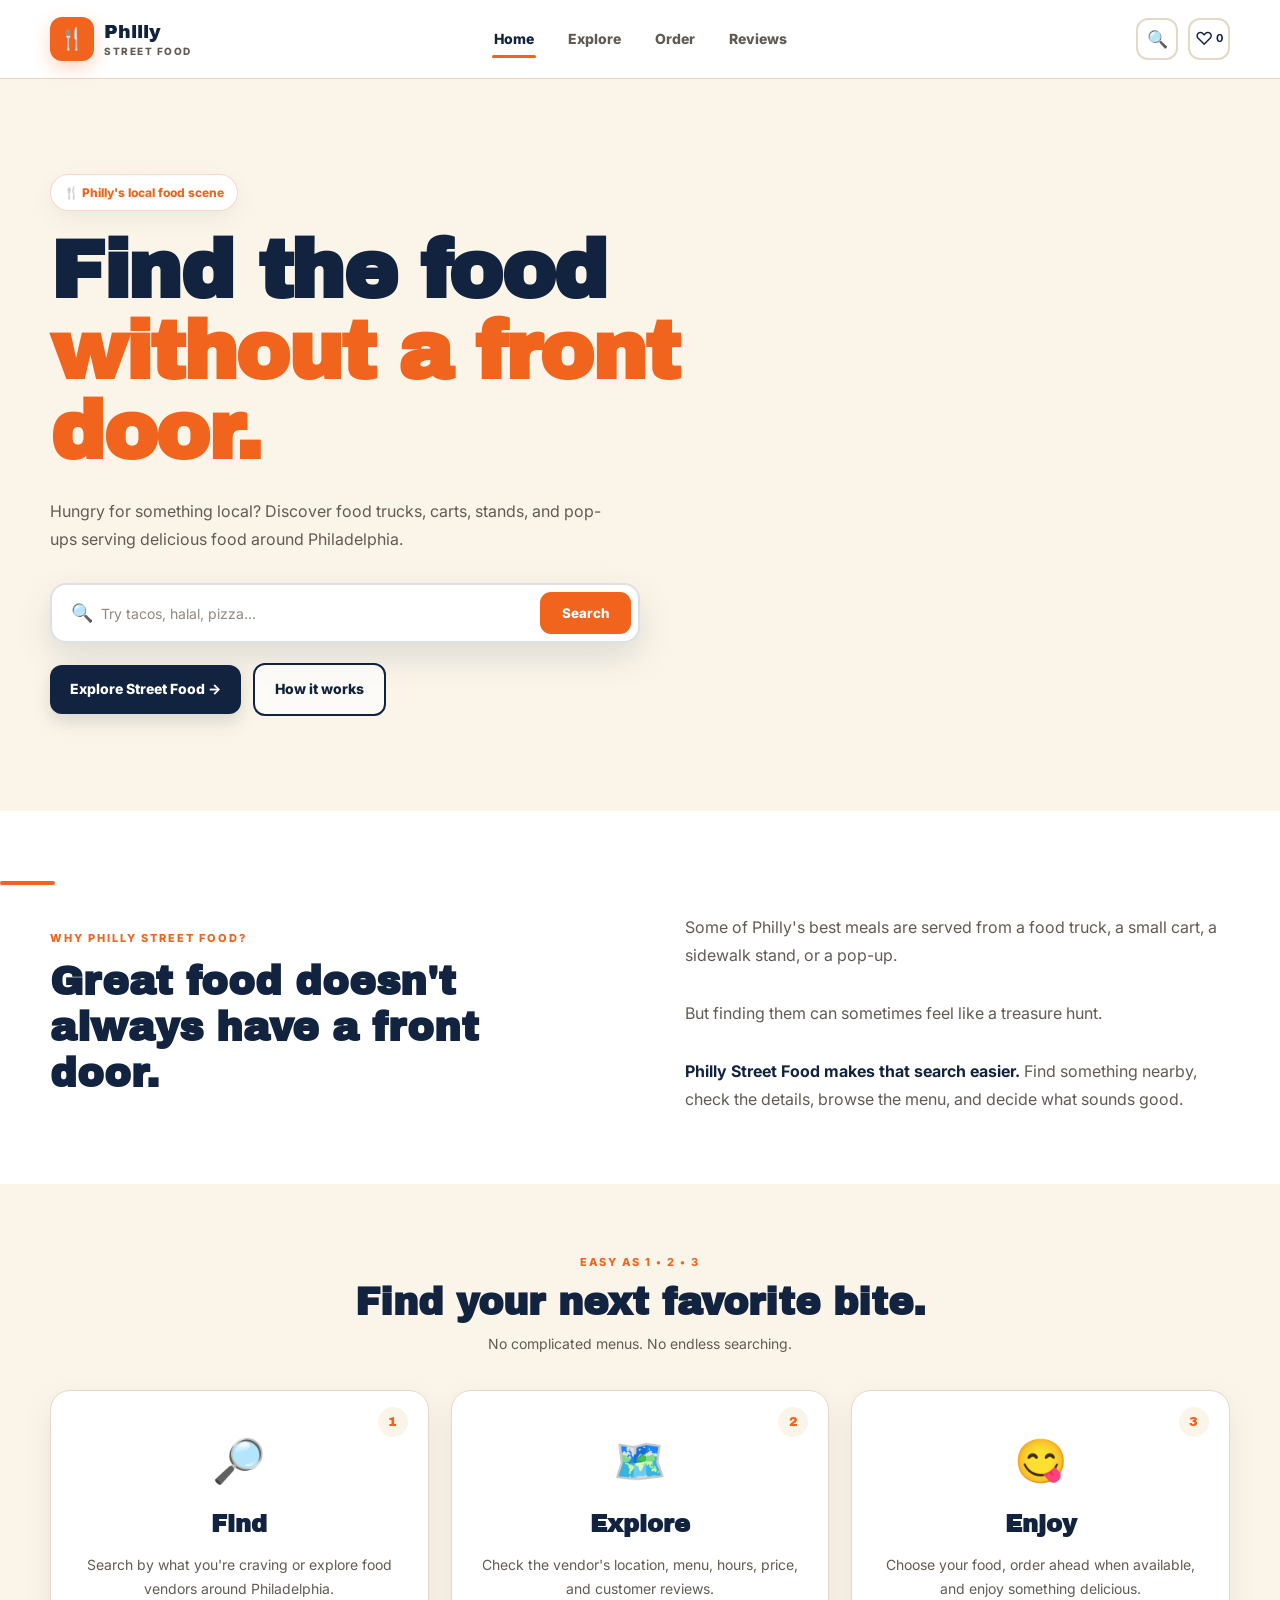
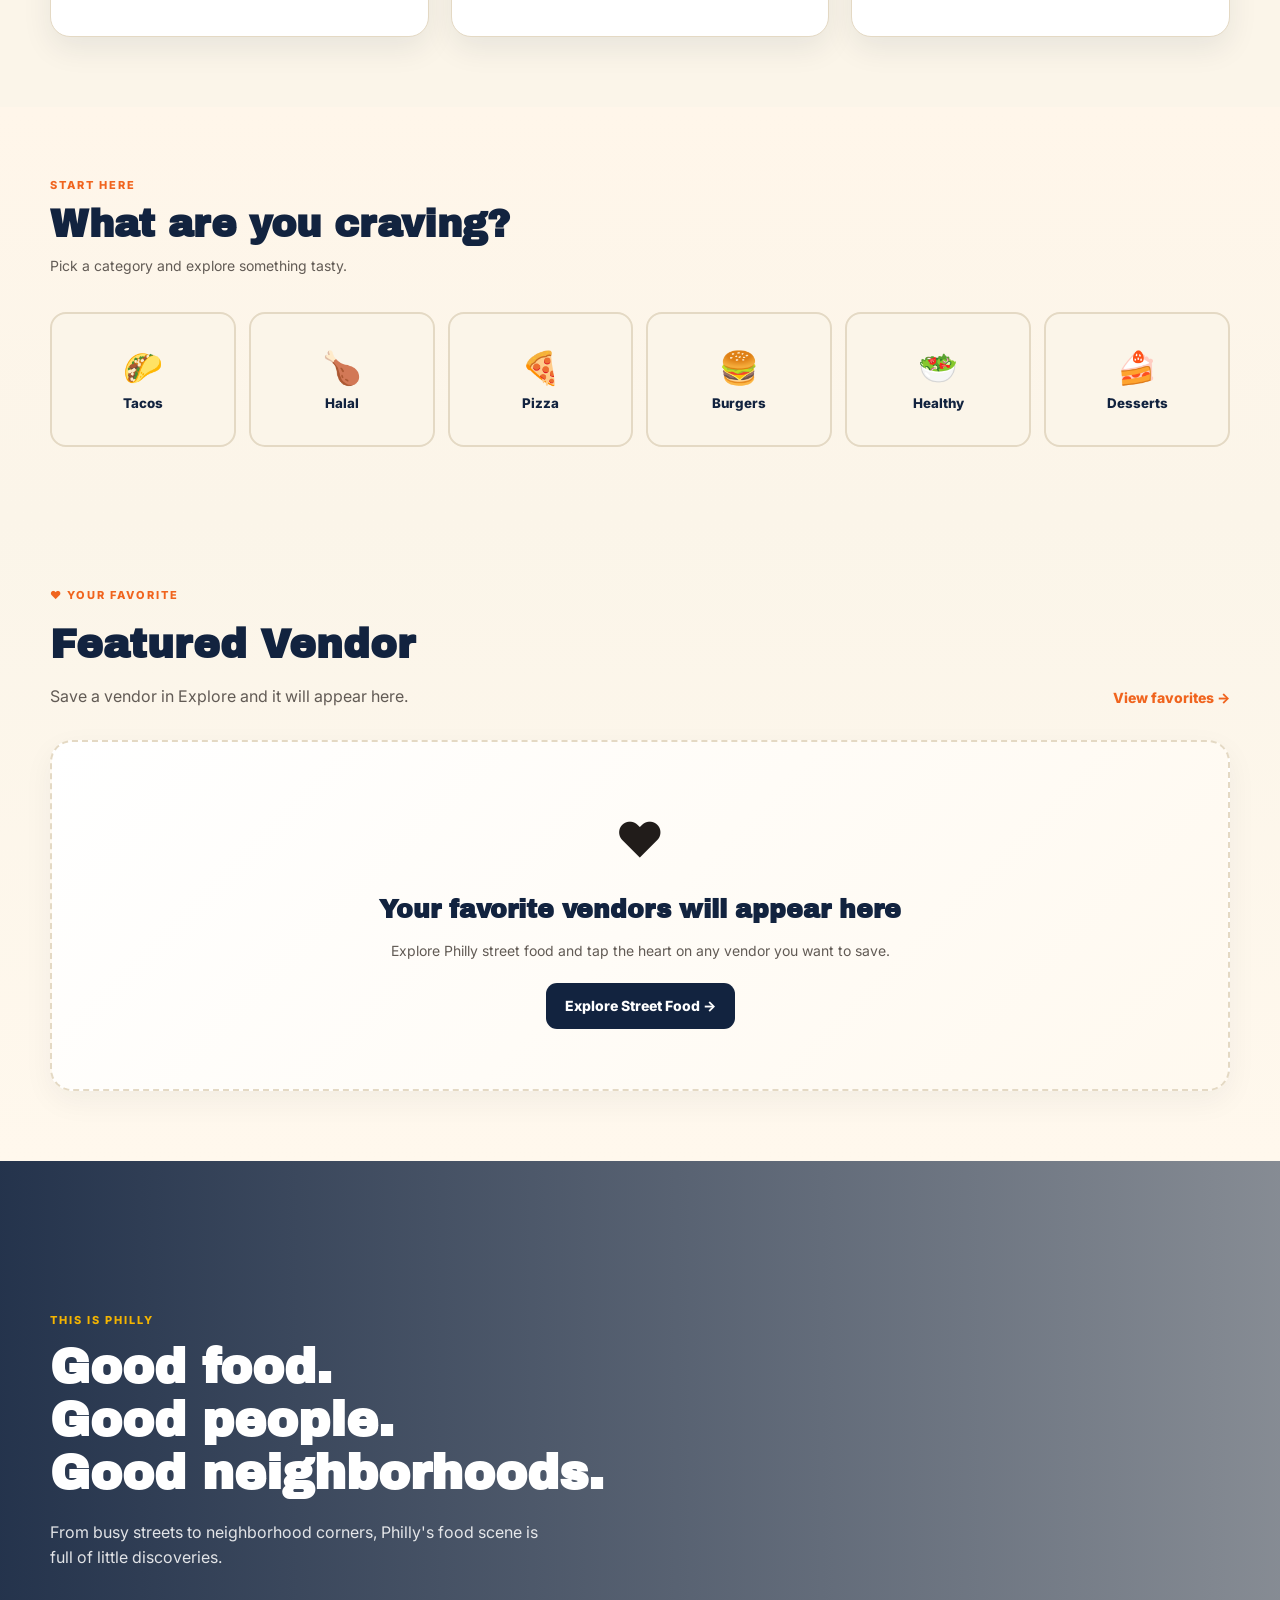
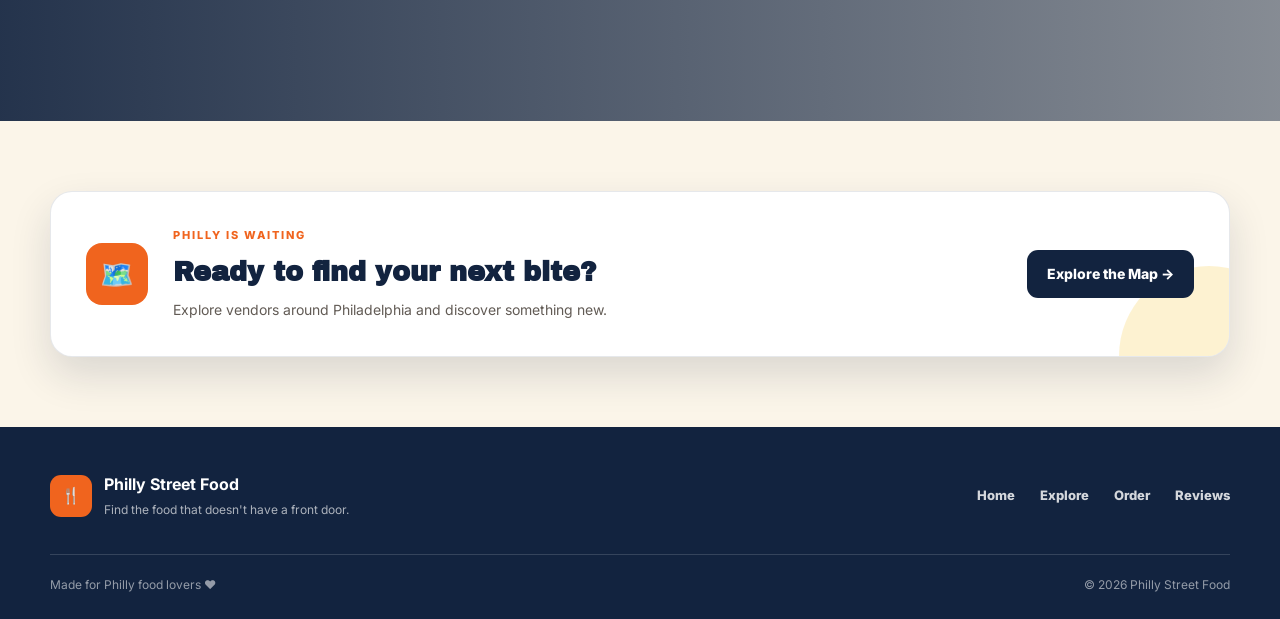
<file: index.html>
<!DOCTYPE html>
<html lang="en">

<head>

    <meta charset="UTF-8">

    <meta
        name="viewport"
        content="width=device-width, initial-scale=1.0"
    >

    <title>Philly Street Food</title>

    <link rel="preconnect" href="https://fonts.googleapis.com">

    <link
        href="https://fonts.googleapis.com/css2?family=Archivo+Black&family=Inter:wght@400;500;600;700;800&display=swap"
        rel="stylesheet"
    >

    <link
        rel="stylesheet"
        href="style.css"
    >

</head>


<body>


    <!-- ========================================
         NAVIGATION
    ========================================= -->

    <nav class="navbar">

        <div class="nav-container">


            <!-- BRAND -->

            <a
                href="index.html"
                class="brand"
            >

                <div class="brand-mark">
                    🍴
                </div>

                <div class="brand-text">

                    <span>
                        Philly
                    </span>

                    <small>
                        Street Food
                    </small>

                </div>

            </a>


            <!-- DESKTOP NAVIGATION -->

            <div class="nav-links">

                <a
                    href="index.html"
                    class="active"
                >
                    Home
                </a>

                <a href="explore.html">
                    Explore
                </a>

                <a href="order.html">
                    Order
                </a>

                <a href="reviews.html">
                    Reviews
                </a>

            </div>


            <!-- NAVIGATION ACTIONS -->

            <div class="nav-actions">

                <button
                    class="nav-icon-button"
                    id="topSearchButton"
                    type="button"
                    aria-label="Search"
                    title="Search"
                >
                    🔍
                </button>


                <a
                    href="explore.html?favorites=true"
                    class="nav-favorite-button"
                    id="topLikeButton"
                    aria-label="View favorites"
                    title="View favorites"
                >

                    <span>
                        ♡
                    </span>

                    <strong id="favoriteCount">
                        0
                    </strong>

                </a>

            </div>


            <!-- MOBILE MENU BUTTON -->

            <button
                class="mobile-menu-button"
                id="mobileMenuButton"
                type="button"
                aria-label="Open menu"
                aria-expanded="false"
            >
                ☰
            </button>

        </div>


        <!-- MOBILE MENU -->

        <div
            class="mobile-menu"
            id="mobileMenu"
        >

            <a href="index.html">
                🏠 Home
            </a>

            <a href="explore.html">
                🗺️ Explore
            </a>

            <a href="order.html">
                🛒 Order
            </a>

            <a href="reviews.html">
                ⭐ Reviews
            </a>

            <a href="explore.html?favorites=true">
                ❤️ Favorites
            </a>

        </div>

    </nav>



    <!-- ========================================
         HERO
    ========================================= -->

    <section class="hero">

        <div class="hero-overlay"></div>


        <div class="container hero-content">

            <div class="hero-text">


                <div class="hero-tag">
                    🍴 Philly's local food scene
                </div>


                <h1>

                    Find the food

                    <span>
                        without a front door.
                    </span>

                </h1>


                <p class="hero-description">

                    Hungry for something local?

                    Discover food trucks, carts,
                    stands, and pop-ups serving
                    delicious food around Philadelphia.

                </p>


                <!-- SEARCH -->

                <div
                    class="search-box"
                    id="mainSearch"
                >

                    <span class="search-icon">
                        🔍
                    </span>


                    <input
                        type="text"
                        id="searchInput"
                        placeholder="Try tacos, halal, pizza..."
                        aria-label="Search street food"
                        autocomplete="off"
                    >


                    <button
                        id="searchButton"
                        type="button"
                    >
                        Search
                    </button>

                </div>


                <!-- HERO ACTIONS -->

                <div class="hero-actions">

                    <a
                        href="explore.html"
                        class="primary-button"
                    >
                        Explore Street Food →
                    </a>


                    <a
                        href="#how-it-works"
                        class="secondary-button"
                    >
                        How it works
                    </a>

                </div>

            </div>

        </div>

    </section>



    <!-- ========================================
         INTRO
    ========================================= -->

    <section class="intro-section">

        <div class="container intro-grid">


            <div>

                <div class="mini-label">
                    WHY PHILLY STREET FOOD?
                </div>


                <h2>
                    Great food doesn't always
                    have a front door.
                </h2>

            </div>


            <div>

                <p class="intro-text">

                    Some of Philly's best meals are
                    served from a food truck, a small
                    cart, a sidewalk stand, or a pop-up.

                    <br>
                    <br>

                    But finding them can sometimes feel
                    like a treasure hunt.

                    <br>
                    <br>

                    <strong>
                        Philly Street Food makes that
                        search easier.
                    </strong>

                    Find something nearby, check the
                    details, browse the menu, and decide
                    what sounds good.

                </p>

            </div>

        </div>

    </section>



    <!-- ========================================
         HOW IT WORKS
    ========================================= -->

    <section
        class="how-section"
        id="how-it-works"
    >

        <div class="container">


            <div class="section-heading center">

                <div class="mini-label">
                    EASY AS 1 • 2 • 3
                </div>


                <h2>
                    Find your next favorite bite.
                </h2>


                <p>
                    No complicated menus. No endless searching.
                </p>

            </div>


            <div class="steps-grid">


                <!-- STEP 1 -->

                <div class="step-card">

                    <div class="step-number">
                        1
                    </div>


                    <div class="step-icon">
                        🔎
                    </div>


                    <h3>
                        Find
                    </h3>


                    <p>

                        Search by what you're craving
                        or explore food vendors around
                        Philadelphia.

                    </p>

                </div>


                <!-- STEP 2 -->

                <div class="step-card">

                    <div class="step-number">
                        2
                    </div>


                    <div class="step-icon">
                        🗺️
                    </div>


                    <h3>
                        Explore
                    </h3>


                    <p>

                        Check the vendor's location,
                        menu, hours, price, and
                        customer reviews.

                    </p>

                </div>


                <!-- STEP 3 -->

                <div class="step-card">

                    <div class="step-number">
                        3
                    </div>


                    <div class="step-icon">
                        😋
                    </div>


                    <h3>
                        Enjoy
                    </h3>


                    <p>

                        Choose your food, order ahead
                        when available, and enjoy
                        something delicious.

                    </p>

                </div>

            </div>

        </div>

    </section>



    <!-- ========================================
         CATEGORIES
    ========================================= -->

    <section class="categories">

        <div class="container">


            <div class="section-heading">

                <div class="mini-label">
                    START HERE
                </div>


                <h2>
                    What are you craving?
                </h2>


                <p>
                    Pick a category and explore something tasty.
                </p>

            </div>


            <div class="category-grid">


                <button
                    class="category-card"
                    type="button"
                    data-category="tacos"
                >

                    <span class="category-icon">
                        🌮
                    </span>

                    <span>
                        Tacos
                    </span>

                </button>


                <button
                    class="category-card"
                    type="button"
                    data-category="halal"
                >

                    <span class="category-icon">
                        🍗
                    </span>

                    <span>
                        Halal
                    </span>

                </button>


                <button
                    class="category-card"
                    type="button"
                    data-category="pizza"
                >

                    <span class="category-icon">
                        🍕
                    </span>

                    <span>
                        Pizza
                    </span>

                </button>


                <button
                    class="category-card"
                    type="button"
                    data-category="burgers"
                >

                    <span class="category-icon">
                        🍔
                    </span>

                    <span>
                        Burgers
                    </span>

                </button>


                <button
                    class="category-card"
                    type="button"
                    data-category="healthy"
                >

                    <span class="category-icon">
                        🥗
                    </span>

                    <span>
                        Healthy
                    </span>

                </button>


                <button
                    class="category-card"
                    type="button"
                    data-category="dessert"
                >

                    <span class="category-icon">
                        🍰
                    </span>

                    <span>
                        Desserts
                    </span>

                </button>

            </div>

        </div>

    </section>



    <!-- ========================================
         FEATURED / FAVORITE VENDOR
    ========================================= -->

    <section
        class="featured"
        id="featured"
    >

        <div class="container">


            <div class="featured-heading">

                <div>

                    <div class="mini-label">
                        ❤️ YOUR FAVORITE
                    </div>


                    <h2>
                        Featured Vendor
                    </h2>


                    <p id="featuredSubtitle">
                        Save a vendor in Explore and
                        it will appear here.
                    </p>

                </div>


                <a
                    href="explore.html?favorites=true"
                    class="view-all"
                >
                    View favorites →
                </a>

            </div>


            <div
                id="featuredVendorContainer"
                class="featured-vendor-container"
            >

                <!-- JavaScript renders this -->

            </div>

        </div>

    </section>



    <!-- ========================================
         PHILLY PHOTO
    ========================================= -->

    <section class="philly-photo-section">

        <div class="philly-photo-overlay"></div>


        <div class="container photo-content">


            <div class="mini-label">
                THIS IS PHILLY
            </div>


            <h2>

                Good food.
                <br>

                Good people.
                <br>

                Good neighborhoods.

            </h2>


            <p>

                From busy streets to neighborhood
                corners, Philly's food scene is full
                of little discoveries.

            </p>

        </div>

    </section>



    <!-- ========================================
         FINAL CTA
    ========================================= -->

    <section class="explore-section">

        <div class="container explore-box">


            <div class="explore-icon">
                🗺️
            </div>


            <div>

                <div class="mini-label">
                    PHILLY IS WAITING
                </div>


                <h2>
                    Ready to find your next bite?
                </h2>


                <p>
                    Explore vendors around Philadelphia
                    and discover something new.
                </p>

            </div>


            <a
                href="explore.html"
                class="explore-button"
            >
                Explore the Map →
            </a>

        </div>

    </section>



    <!-- ========================================
         FOOTER
    ========================================= -->

    <footer class="footer">

        <div class="container footer-content">


            <div class="footer-brand">

                <div class="footer-logo">
                    🍴
                </div>


                <div>

                    <strong>
                        Philly Street Food
                    </strong>


                    <p>
                        Find the food that doesn't
                        have a front door.
                    </p>

                </div>

            </div>


            <div class="footer-links">

                <a href="index.html">
                    Home
                </a>

                <a href="explore.html">
                    Explore
                </a>

                <a href="order.html">
                    Order
                </a>

                <a href="reviews.html">
                    Reviews
                </a>

            </div>

        </div>


        <div class="container footer-bottom">

            <p>
                Made for Philly food lovers ❤️
            </p>


            <p>
                © 2026 Philly Street Food
            </p>

        </div>

    </footer>



    <script src="app.js"></script>

</body>

</html>
</file>
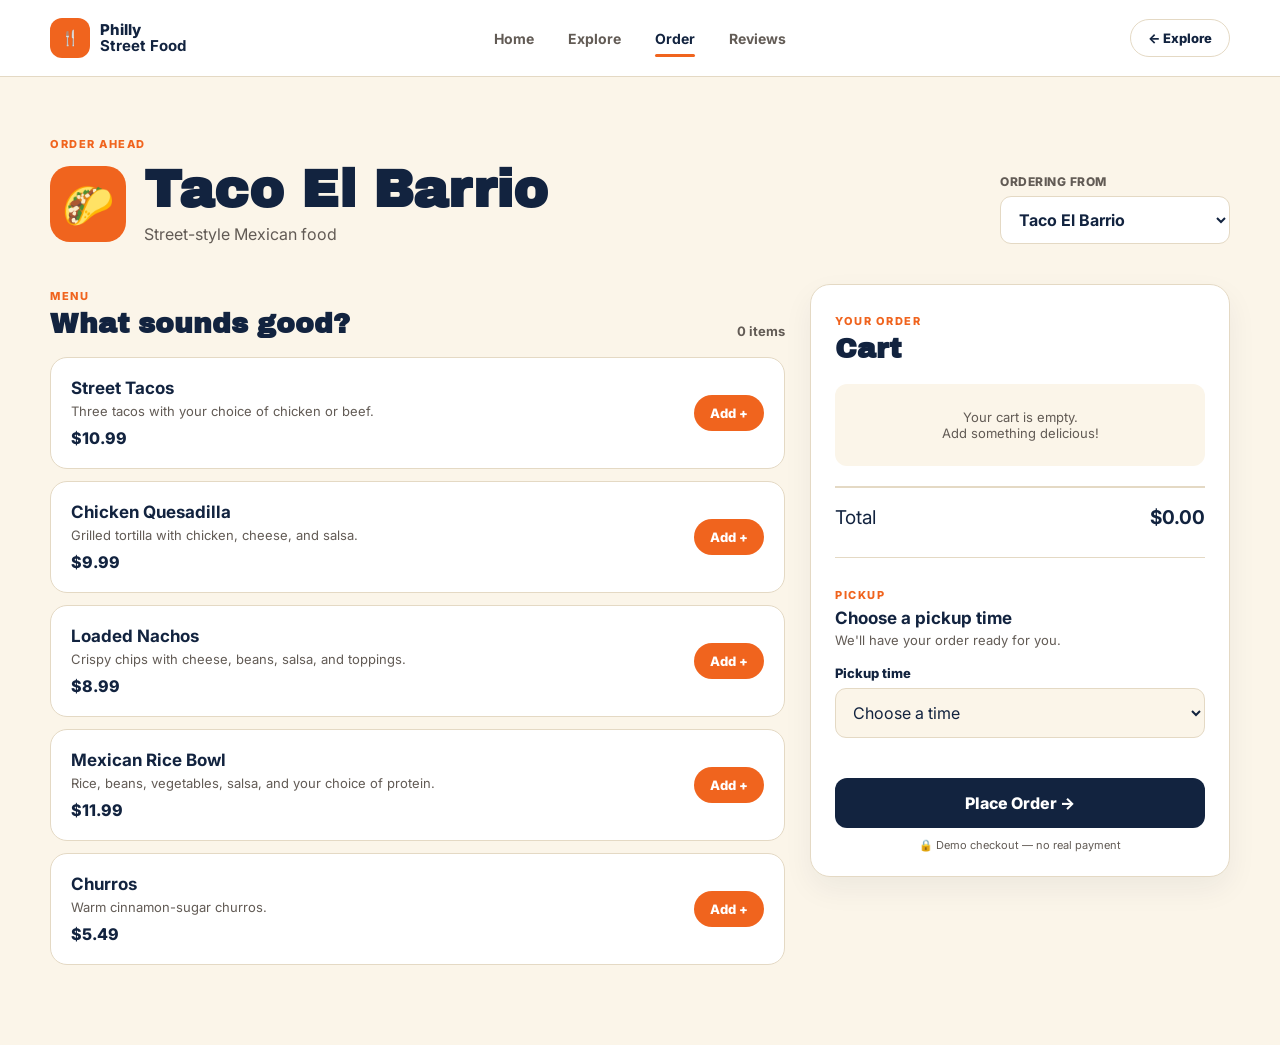
<file: order.html>
<!DOCTYPE html>
<html lang="en">

<head>

    <meta charset="UTF-8">

    <meta
        name="viewport"
        content="width=device-width, initial-scale=1.0"
    >

    <title>
        Order | Philly Street Food
    </title>

    <link
        rel="preconnect"
        href="https://fonts.googleapis.com"
    >

    <link
        rel="preconnect"
        href="https://fonts.googleapis.com"
        crossorigin
    >

    <link
        href="https://fonts.googleapis.com/css2?family=Archivo+Black&family=Inter:wght@400;500;600;700;800&display=swap"
        rel="stylesheet"
    >

    <link
        rel="stylesheet"
        href="order.css"
    >

</head>


<body>


<header class="site-header">

    <div class="nav-container">

        <a
            href="index.html"
            class="brand"
        >

            <span class="brand-icon">
                🍴
            </span>

            <span>
                Philly
                <strong>Street Food</strong>
            </span>

        </a>


        <nav class="main-nav">

            <a href="index.html">
                Home
            </a>

            <a href="explore.html">
                Explore
            </a>

            <a
                href="order.html"
                class="active"
            >
                Order
            </a>

            <a href="reviews.html">
                Reviews
            </a>

        </nav>


        <div class="nav-actions">

            <a
                href="explore.html"
                class="back-explore"
            >
                ← Explore
            </a>

        </div>

    </div>

</header>


<main class="order-page">


<!-- VENDOR HEADER -->

<section class="order-hero">

    <div class="order-hero-top">

        <div>

            <span class="mini-label">
                ORDER AHEAD
            </span>

            <div class="vendor-title">

                <span
                    id="vendorIcon"
                    class="vendor-icon"
                >
                    🌮
                </span>

                <div>

                    <h1 id="vendorName">
                        Taco El Barrio
                    </h1>

                    <p id="vendorDescription">
                        Street-style Mexican food
                    </p>

                </div>

            </div>

        </div>


        <div class="vendor-switcher">

            <label for="vendorSelect">
                Ordering from
            </label>

            <select id="vendorSelect"></select>

        </div>

    </div>

</section>


<div class="order-layout">


<!-- MENU -->

<section class="menu-section">

    <div class="section-heading">

        <div>

            <span class="mini-label">
                MENU
            </span>

            <h2>
                What sounds good?
            </h2>

        </div>

        <span id="itemCount">
            0 items
        </span>

    </div>


    <div
        id="menuItems"
        class="menu-items"
    ></div>

</section>


<!-- CART -->

<aside class="cart-panel">

    <div class="cart-header">

        <div>

            <span class="mini-label">
                YOUR ORDER
            </span>

            <h2>
                Cart
            </h2>

        </div>

    </div>


    <div id="cart">

        <p class="empty-cart">
            Your cart is empty.
            <br>
            Add something delicious!
        </p>

    </div>


    <div class="total-row">

        <span>
            Total
        </span>

        <strong id="total">
            $0.00
        </strong>

    </div>


    <div class="pickup-section">

        <span class="mini-label">
            PICKUP
        </span>

        <h3>
            Choose a pickup time
        </h3>

        <p>
            We'll have your order ready for you.
        </p>


        <label for="pickupTime">
            Pickup time
        </label>


        <select id="pickupTime">

            <option value="">
                Choose a time
            </option>

            <option>
                12:00 PM
            </option>

            <option>
                12:30 PM
            </option>

            <option>
                1:00 PM
            </option>

            <option>
                1:30 PM
            </option>

            <option>
                2:00 PM
            </option>

            <option>
                2:30 PM
            </option>

            <option>
                3:00 PM
            </option>

            <option>
                3:30 PM
            </option>

            <option>
                4:00 PM
            </option>

            <option>
                4:30 PM
            </option>

            <option>
                5:00 PM
            </option>

            <option>
                5:30 PM
            </option>

            <option>
                6:00 PM
            </option>

            <option>
                6:30 PM
            </option>

            <option>
                7:00 PM
            </option>

            <option>
                7:30 PM
            </option>

            <option>
                8:00 PM
            </option>

        </select>

    </div>


    <p id="message"></p>


    <button
        id="placeOrderButton"
        class="place-order-button"
        type="button"
    >
        Place Order →
    </button>


    <p class="secure-note">
        🔒 Demo checkout — no real payment
    </p>

</aside>

</div>


<!-- CONFIRMATION -->

<section
    id="confirmation"
    class="confirmation hidden"
>

    <div class="confirmation-icon">
        ✓
    </div>

    <span class="mini-label">
        ALL SET
    </span>

    <h2>
        Order Confirmed!
    </h2>

    <p>
        Your order from
        <strong id="confirmedVendor"></strong>
        is ready to be picked up.
    </p>


    <div class="confirmation-details">

        <div>

            <span>
                Pickup
            </span>

            <strong id="confirmedPickup">
            </strong>

        </div>


        <div>

            <span>
                Total
            </span>

            <strong id="confirmedTotal">
            </strong>

        </div>

    </div>


    <div class="confirmation-actions">

        <a
            href="index.html"
            class="secondary-button"
        >
            ← Home
        </a>

        <a
            href="reviews.html"
            class="primary-button"
        >
            Leave a Review →
        </a>

    </div>

</section>


</main>


<script src="order.js"></script>

</body>
</html>
</file>
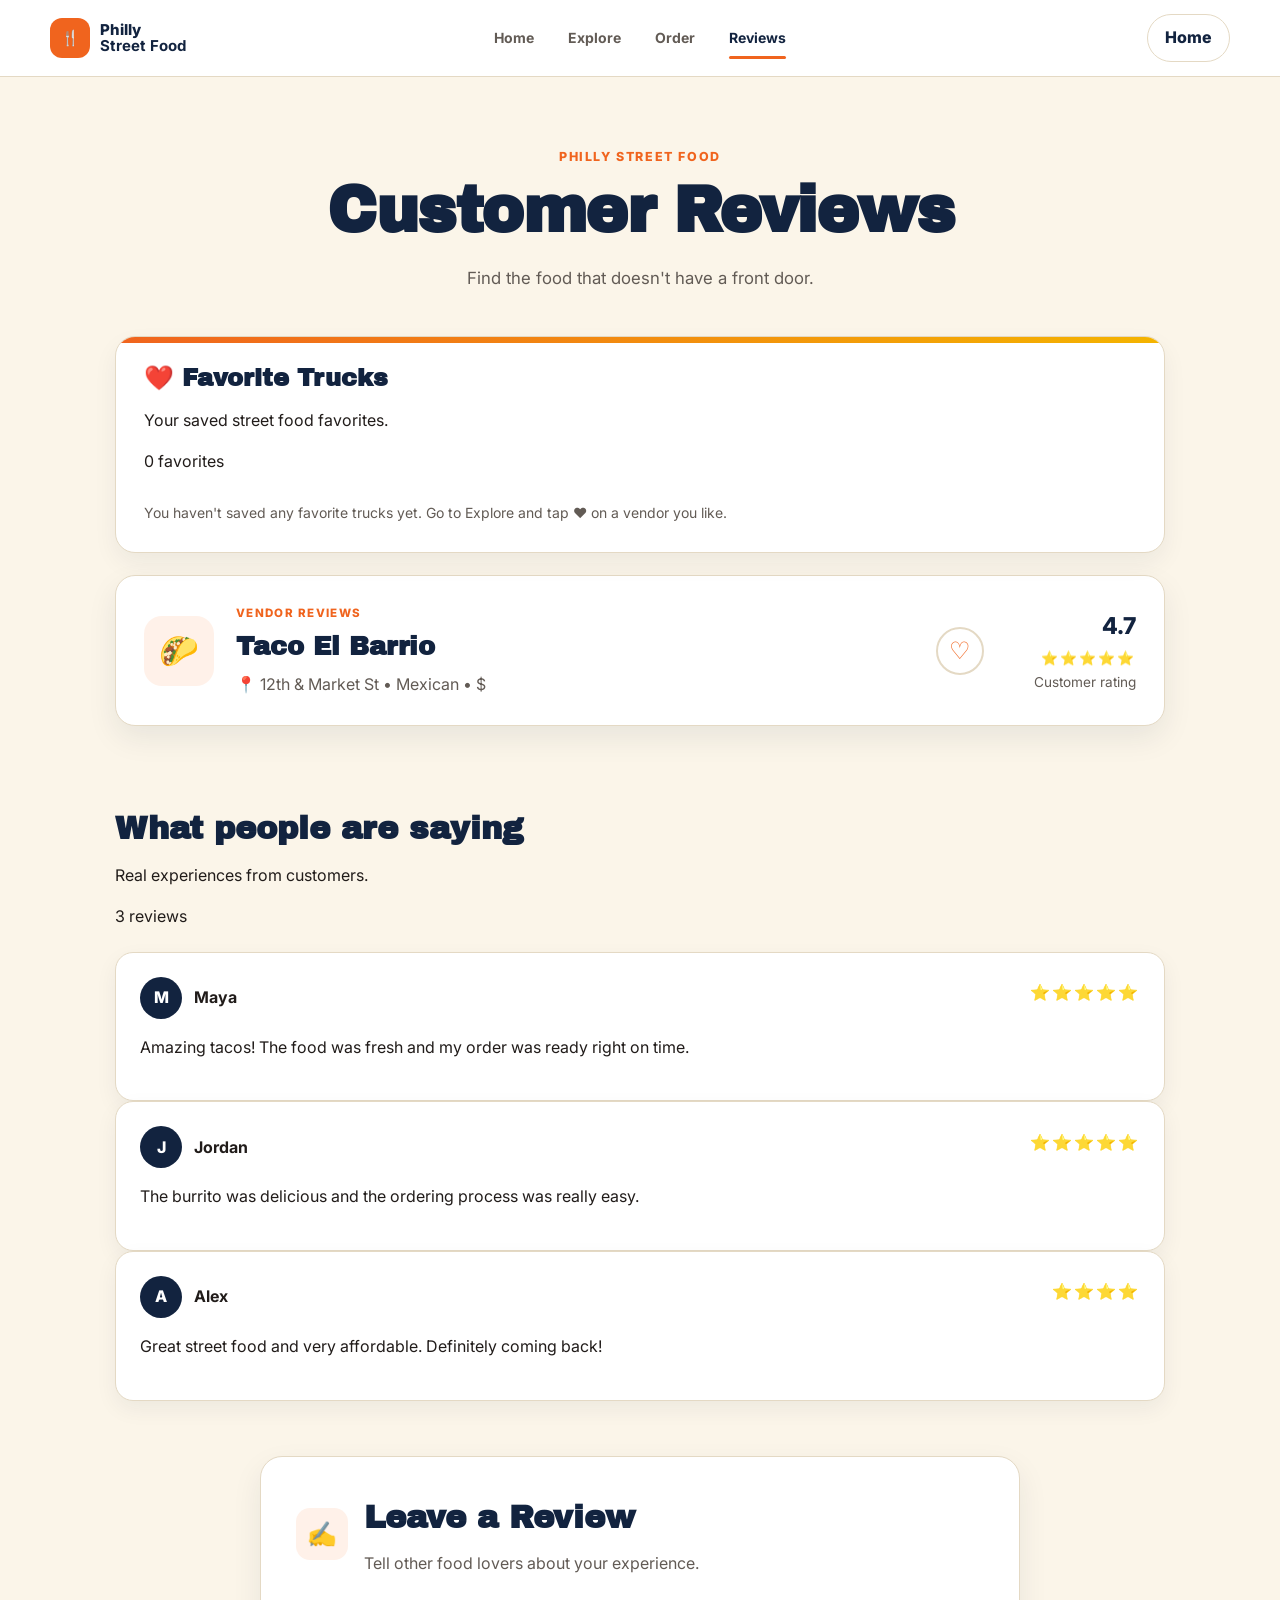
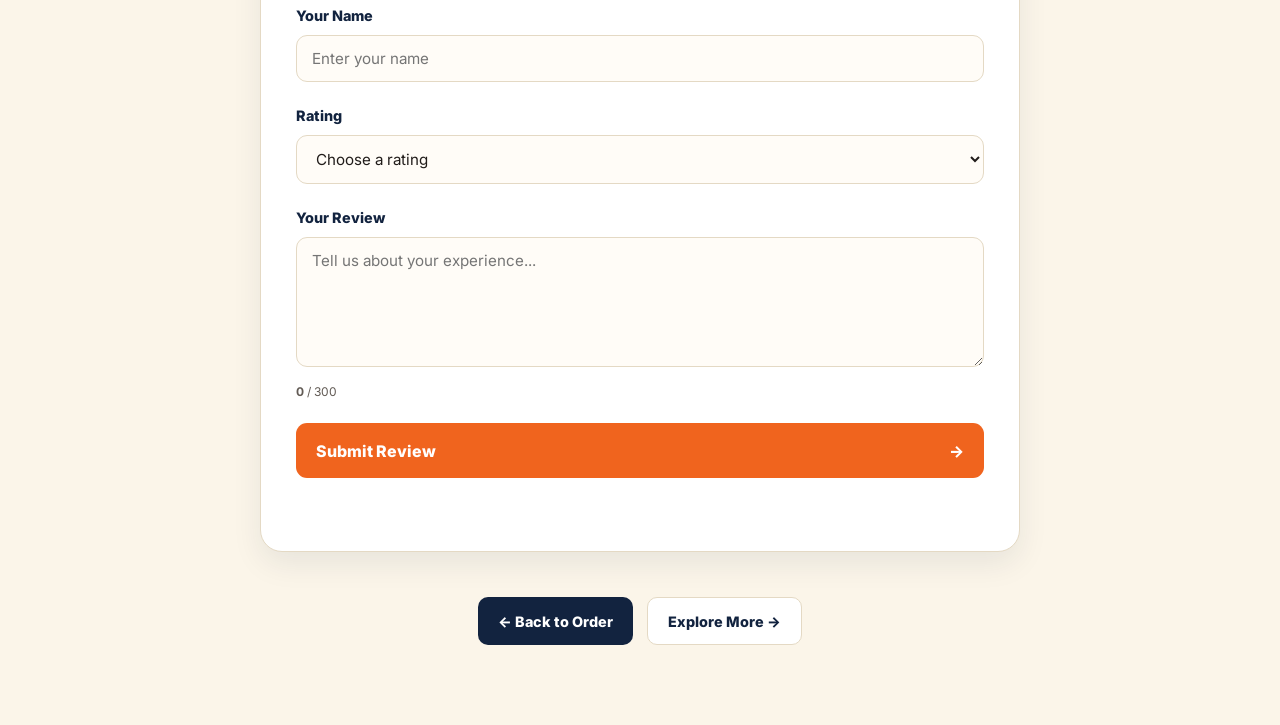
<file: reviews.html>
<!DOCTYPE html>
<html lang="en">

<head>
    <meta charset="UTF-8">

    <meta
        name="viewport"
        content="width=device-width, initial-scale=1.0"
    >

    <title>Reviews | Philly Street Food</title>

    <link
        rel="preconnect"
        href="https://fonts.googleapis.com"
    >

    <link
        rel="preconnect"
        href="https://fonts.gstatic.com"
        crossorigin
    >

    <link rel="stylesheet" href="reviews.css">
</head>


<body>


<header class="site-header">

    <div class="nav-container">

        <a
            href="index.html"
            class="brand"
        >
            <span class="brand-icon">
                🍴
            </span>

            <span>
                Philly
                <strong>Street Food</strong>
            </span>
        </a>


        <nav class="main-nav">

            <a href="index.html">
                Home
            </a>

            <a href="explore.html">
                Explore
            </a>

            <a href="order.html">
                Order
            </a>

            <a
                href="reviews.html"
                class="active"
            >
                Reviews
            </a>

        </nav>


        <div class="nav-actions">

            <a
                href="index.html"
                class="nav-home-button"
            >
                Home
            </a>

        </div>

    </div>

</header>


    <main class="reviews-container">


        <!-- ========================================
             HEADER
        ========================================= -->

        <header class="reviews-header">

            <p class="eyebrow">
                PHILLY STREET FOOD
            </p>

            <h1>
                Customer Reviews
            </h1>

            <p class="subtitle">
                Find the food that doesn't have a front door.
            </p>

        </header>



        <!-- ========================================
             FAVORITE TRUCKS
        ========================================= -->

        <section class="favorites-section">

            <div class="section-heading">

                <div>

                    <h2>
                        ❤️ Favorite Trucks
                    </h2>

                    <p>
                        Your saved street food favorites.
                    </p>

                </div>

                <span id="favoriteCount">
                    0 favorites
                </span>

            </div>


            <div
                id="favoritesList"
                class="favorites-list"
            >

                <!-- Favorite trucks are added here by JavaScript -->

            </div>


            <p
                id="noFavoritesMessage"
                class="no-favorites-message"
            >
                You haven't saved any favorite trucks yet.
                Go to Explore and tap ❤️ on a vendor you like.
            </p>

        </section>



        <!-- ========================================
             VENDOR
        ========================================= -->

        <section class="vendor-card">

            <div
                class="vendor-icon"
                id="vendorIcon"
            >
                🌮
            </div>


            <div class="vendor-info">

                <p class="small-label">
                    VENDOR REVIEWS
                </p>

                <h2 id="vendorName">
                    Taco El Barrio
                </h2>

                <p
                    class="location"
                    id="vendorLocation"
                >
                    📍 12th & Market St
                    • Mexican
                    • $
                </p>

            </div>


            <!-- Favorite button for current vendor -->

            <button
                id="favoriteButton"
                class="favorite-button"
                type="button"
                aria-label="Add vendor to favorites"
            >
                ♡
            </button>


            <div class="vendor-rating">

                <strong id="vendorRating">
                    4.7
                </strong>

                <span
                    id="vendorStars"
                    class="stars"
                >
                    ⭐⭐⭐⭐⭐
                </span>

                <span>
                    Customer rating
                </span>

            </div>

        </section>



        <!-- ========================================
             FAVORITE MESSAGE
        ========================================= -->

        <p
            id="favoriteMessage"
            class="favorite-message"
        ></p>



        <!-- ========================================
             REVIEWS
        ========================================= -->

        <section class="reviews-section">

            <div class="section-heading">

                <div>

                    <h2>
                        What people are saying
                    </h2>

                    <p>
                        Real experiences from customers.
                    </p>

                </div>

                <span id="reviewCount">
                    3 reviews
                </span>

            </div>



            <div id="reviewsList">


                <!-- Review 1 -->

                <article class="review-card">

                    <div class="review-header">

                        <div class="review-user">

                            <div class="avatar">
                                M
                            </div>

                            <strong>
                                Maya
                            </strong>

                        </div>

                        <span class="stars">
                            ⭐⭐⭐⭐⭐
                        </span>

                    </div>

                    <p>
                        Amazing tacos! The food was fresh
                        and my order was ready right on time.
                    </p>

                </article>



                <!-- Review 2 -->

                <article class="review-card">

                    <div class="review-header">

                        <div class="review-user">

                            <div class="avatar">
                                J
                            </div>

                            <strong>
                                Jordan
                            </strong>

                        </div>

                        <span class="stars">
                            ⭐⭐⭐⭐⭐
                        </span>

                    </div>

                    <p>
                        The burrito was delicious and the
                        ordering process was really easy.
                    </p>

                </article>



                <!-- Review 3 -->

                <article class="review-card">

                    <div class="review-header">

                        <div class="review-user">

                            <div class="avatar">
                                A
                            </div>

                            <strong>
                                Alex
                            </strong>

                        </div>

                        <span class="stars">
                            ⭐⭐⭐⭐
                        </span>

                    </div>

                    <p>
                        Great street food and very affordable.
                        Definitely coming back!
                    </p>

                </article>


            </div>

        </section>



        <!-- ========================================
             REVIEW FORM
        ========================================= -->

        <section class="review-form-section">

            <div class="form-heading">

                <span class="form-heading-icon">
                    ✍️
                </span>

                <div>

                    <h2>
                        Leave a Review
                    </h2>

                    <p>
                        Tell other food lovers about your experience.
                    </p>

                </div>

            </div>


            <div class="form-group">

                <label for="reviewName">
                    Your Name
                </label>


                <input
                    id="reviewName"
                    type="text"
                    placeholder="Enter your name"
                    autocomplete="name"
                >

            </div>


            <div class="form-group">

                <label for="reviewRating">
                    Rating
                </label>


                <select id="reviewRating">

                    <option
                        value=""
                        disabled
                        selected
                    >
                        Choose a rating
                    </option>

                    <option value="5">
                        ⭐⭐⭐⭐⭐ — Excellent
                    </option>

                    <option value="4">
                        ⭐⭐⭐⭐ — Great
                    </option>

                    <option value="3">
                        ⭐⭐⭐ — Good
                    </option>

                    <option value="2">
                        ⭐⭐ — Okay
                    </option>

                    <option value="1">
                        ⭐ — Poor
                    </option>

                </select>

            </div>


            <div class="form-group">

                <label for="reviewText">
                    Your Review
                </label>


                <textarea
                    id="reviewText"
                    rows="5"
                    maxlength="300"
                    placeholder="Tell us about your experience..."
                ></textarea>


                <div class="character-row">

                    <span>
                        <span id="characterCount">0</span>
                        / 300
                    </span>

                </div>

            </div>


            <button
                id="submitReviewButton"
                class="submit-review-button"
                type="button"
            >

                <span>
                    Submit Review
                </span>

                <span>
                    →
                </span>

            </button>


            <p
                id="reviewMessage"
                class="review-message"
            ></p>

        </section>



        <!-- ========================================
             BACK
        ========================================= -->

        <div class="page-actions">

            <a
                href="order.html"
                class="back-button"
            >
                ← Back to Order
            </a>

            <a
                href="explore.html"
                class="secondary-button"
            >
                Explore More →
            </a>

        </div>


    </main>



    <script src="reviews.js"></script>

</body>

</html>
</file>
<file: style.css>
/* ========================================
   VARIABLES
======================================== */

:root {

    --navy: #12233F;
    --navy-light: #203653;

    --orange: #F0641E;
    --orange-dark: #C94F14;

    --mustard: #F4B400;

    --cream: #FBF5E9;
    --cream-dark: #F2E9D8;

    --white: #FFFFFF;

    --charcoal: #211C1A;
    --gray: #625B55;

    --line: #E4D9C4;

    --green: #23804B;
    --red: #B83A2B;

    --display-font: "Archivo Black", sans-serif;
    --body-font: "Inter", sans-serif;

    --shadow:
        0 12px 30px rgba(18, 35, 63, 0.08);

    --shadow-hover:
        0 18px 40px rgba(18, 35, 63, 0.14);
}


/* ========================================
   RESET
======================================== */

* {
    box-sizing: border-box;
    margin: 0;
    padding: 0;
}


html {
    scroll-behavior: smooth;
}


body {
    font-family: var(--body-font);
    background: var(--cream);
    color: var(--charcoal);
    line-height: 1.6;
}


button,
input {
    font-family: inherit;
}


button {
    cursor: pointer;
}


a {
    color: inherit;
    text-decoration: none;
}


.container {
    width: min(1180px, calc(100% - 40px));
    margin: 0 auto;
}


/* ========================================
   NAVIGATION
======================================== */

.navbar {
    position: sticky;
    top: 0;
    z-index: 1000;

    background: rgba(255, 255, 255, 0.96);

    border-bottom: 1px solid var(--line);

    backdrop-filter: blur(12px);
}


.nav-container {
    width: min(1180px, calc(100% - 40px));

    min-height: 78px;

    margin: 0 auto;

    display: grid;

    grid-template-columns:
        1fr
        auto
        1fr;

    align-items: center;

    gap: 25px;
}


/* BRAND */

.brand {
    display: flex;
    align-items: center;
    gap: 10px;

    width: fit-content;
}


.brand-mark {
    width: 44px;
    height: 44px;

    display: flex;
    align-items: center;
    justify-content: center;

    background: var(--orange);

    border-radius: 12px;

    font-size: 21px;

    box-shadow:
        0 7px 18px rgba(240, 100, 30, 0.25);
}


.brand-text {
    display: flex;
    flex-direction: column;

    line-height: 1.05;
}


.brand-text span {
    font-family: var(--display-font);

    color: var(--navy);

    font-size: 19px;
}


.brand-text small {
    margin-top: 4px;

    color: var(--gray);

    font-size: 10px;

    font-weight: 800;

    letter-spacing: 1.5px;

    text-transform: uppercase;
}


/* NAV LINKS */

.nav-links {
    display: flex;

    align-items: center;
    justify-content: center;

    gap: 30px;
}


.nav-links a {
    position: relative;

    padding: 8px 2px;

    color: var(--gray);

    font-size: 14px;

    font-weight: 800;

    transition: 0.2s;
}


.nav-links a:hover,
.nav-links a.active {
    color: var(--navy);
}


.nav-links a.active::after {
    content: "";

    position: absolute;

    left: 0;
    right: 0;

    bottom: 0;

    height: 3px;

    background: var(--orange);

    border-radius: 999px;
}


/* NAV ACTIONS */

.nav-actions {
    display: flex;

    justify-content: flex-end;

    align-items: center;

    gap: 10px;
}


.nav-icon-button,
.nav-favorite-button {
    width: 42px;
    height: 42px;

    display: flex;

    align-items: center;
    justify-content: center;

    border: 2px solid var(--line);

    background: var(--white);

    border-radius: 12px;

    color: var(--navy);

    font-size: 17px;

    transition: 0.2s;
}


.nav-icon-button:hover,
.nav-favorite-button:hover {
    border-color: var(--orange);

    background: var(--orange);

    color: var(--white);

    transform: translateY(-2px);
}


.nav-favorite-button {
    position: relative;

    gap: 3px;

    font-size: 18px;
}


.nav-favorite-button.has-favorites {
    border-color: var(--orange);

    color: var(--orange);
}


.nav-favorite-button strong {
    font-size: 11px;
}


/* MOBILE MENU BUTTON */

.mobile-menu-button {
    display: none;

    width: 42px;
    height: 42px;

    align-items: center;
    justify-content: center;

    border: 2px solid var(--line);

    background: var(--white);

    border-radius: 12px;

    color: var(--navy);

    font-size: 20px;
}


/* MOBILE MENU */

.mobile-menu {
    display: none;

    background: var(--white);

    border-top: 1px solid var(--line);
}


.mobile-menu.open {
    display: block;
}


.mobile-menu a {
    display: block;

    padding: 15px 20px;

    border-bottom: 1px solid var(--line);

    color: var(--navy);

    font-weight: 800;
}


.mobile-menu a:hover {
    background: var(--cream);
}


/* ========================================
   HERO
======================================== */

.hero {
    position: relative;

    min-height: 680px;

    display: flex;

    align-items: center;

    overflow: hidden;

    background-image:
        url("https://media.phillyvoice.com/media/images/NightMarket_ElCentroDeOro_J.Fusco_.2e16d0ba.fill-735x490.png");

    background-size: cover;

    background-position: center;
}


.hero-overlay {
    position: absolute;

    inset: 0;

    background:
        linear-gradient(
            90deg,
            rgba(251, 245, 233, 0.98) 0%,
            rgba(251, 245, 233, 0.93) 38%,
            rgba(251, 245, 233, 0.62) 68%,
            rgba(251, 245, 233, 0.28) 100%
        );
}


.hero-content {
    position: relative;

    z-index: 1;

    padding: 95px 0;
}


.hero-text {
    max-width: 700px;
}


.hero-tag {
    display: inline-flex;

    padding: 8px 13px;

    margin-bottom: 20px;

    background: var(--white);

    border: 1px solid rgba(240, 100, 30, 0.25);

    border-radius: 999px;

    color: var(--orange);

    font-size: 12px;

    font-weight: 800;

    box-shadow:
        0 8px 22px rgba(18, 35, 63, 0.06);
}


.hero h1 {
    max-width: 650px;

    font-family: var(--display-font);

    color: var(--navy);

    font-size: clamp(52px, 7vw, 82px);

    line-height: 0.98;

    letter-spacing: -2.5px;
}


.hero h1 span {
    display: block;

    color: var(--orange);
}


.hero-description {
    max-width: 570px;

    margin-top: 25px;

    color: var(--gray);

    font-size: 16px;

    line-height: 1.75;
}


/* ========================================
   SEARCH
======================================== */

.search-box {
    max-width: 590px;

    margin-top: 30px;

    padding: 7px;

    display: flex;

    align-items: center;

    gap: 8px;

    background: var(--white);

    border: 2px solid rgba(18, 35, 63, 0.14);

    border-radius: 16px;

    box-shadow:
        0 14px 35px rgba(18, 35, 63, 0.12);

    transition: 0.2s;
}


.search-box:focus-within {
    border-color: var(--orange);

    box-shadow:
        0 0 0 4px rgba(240, 100, 30, 0.10),
        0 14px 35px rgba(18, 35, 63, 0.12);
}


.search-icon {
    padding-left: 12px;

    font-size: 18px;
}


.search-box input {
    min-width: 0;

    flex: 1;

    border: none;

    outline: none;

    background: transparent;

    color: var(--charcoal);

    font-size: 14px;
}


.search-box input::placeholder {
    color: #93887E;
}


.search-box button {
    padding: 13px 22px;

    border: none;

    background: var(--orange);

    color: var(--white);

    border-radius: 11px;

    font-weight: 800;

    transition: 0.2s;
}


.search-box button:hover {
    background: var(--orange-dark);

    transform: translateY(-1px);
}


/* ========================================
   HERO BUTTONS
======================================== */

.hero-actions {
    display: flex;

    align-items: center;

    gap: 12px;

    margin-top: 20px;
}


.primary-button,
.secondary-button {
    display: inline-flex;

    align-items: center;

    justify-content: center;

    padding: 13px 20px;

    border-radius: 12px;

    font-size: 14px;

    font-weight: 800;

    transition: 0.2s;
}


.primary-button {
    background: var(--navy);

    color: var(--white);

    box-shadow:
        0 8px 18px rgba(18, 35, 63, 0.14);
}


.primary-button:hover {
    background: var(--navy-light);

    transform: translateY(-2px);
}


.secondary-button {
    border: 2px solid var(--navy);

    color: var(--navy);

    background: rgba(255,255,255,0.65);
}


.secondary-button:hover {
    background: var(--white);

    transform: translateY(-2px);
}


/* ========================================
   INTRO
======================================== */

.intro-section {
    position: relative;

    padding: 70px 0;

    background: var(--white);
}


.intro-section::before {
    content: "";

    display: block;

    width: 55px;
    height: 4px;

    margin-bottom: 28px;

    background: var(--orange);

    border-radius: 999px;
}


.intro-grid {
    display: grid;

    grid-template-columns: 1fr 1fr;

    gap: 90px;

    align-items: center;
}


.mini-label {
    color: var(--orange);

    font-size: 11px;

    font-weight: 800;

    letter-spacing: 2px;
}


.intro-section h2 {
    max-width: 540px;

    margin-top: 12px;

    font-family: var(--display-font);

    color: var(--navy);

    font-size: 40px;

    line-height: 1.15;
}


.intro-text {
    color: var(--gray);

    font-size: 16px;

    line-height: 1.8;
}


.intro-text strong {
    color: var(--navy);
}


/* ========================================
   SECTION HEADINGS
======================================== */

.section-heading {
    margin-bottom: 35px;
}


.section-heading.center {
    text-align: center;
}


.section-heading h2 {
    margin-top: 9px;

    font-family: var(--display-font);

    color: var(--navy);

    font-size: 38px;

    line-height: 1.15;
}


.section-heading p {
    margin-top: 8px;

    color: var(--gray);

    font-size: 14px;
}


/* ========================================
   HOW IT WORKS
======================================== */

.how-section {
    padding: 70px 0;

    background: var(--cream);
}


.steps-grid {
    display: grid;

    grid-template-columns: repeat(3, 1fr);

    gap: 22px;
}


.step-card {
    position: relative;

    padding: 35px 28px;

    background: var(--white);

    border: 1px solid var(--line);

    border-radius: 20px;

    box-shadow: var(--shadow);

    text-align: center;

    transition:
        transform 0.2s ease,
        box-shadow 0.2s ease,
        border-color 0.2s ease;
}


.step-card:hover {
    transform: translateY(-6px);

    border-color:
        rgba(240, 100, 30, 0.35);

    box-shadow:
        var(--shadow-hover);
}


.step-number {
    position: absolute;

    top: 16px;
    right: 20px;

    width: 30px;
    height: 30px;

    display: flex;

    align-items: center;
    justify-content: center;

    background: var(--cream);

    border-radius: 50%;

    color: var(--orange);

    font-family: var(--display-font);

    font-size: 13px;
}


.step-icon {
    font-size: 43px;

    margin-bottom: 8px;
}


.step-card h3 {
    margin-top: 10px;

    font-family: var(--display-font);

    color: var(--navy);

    font-size: 24px;
}


.step-card p {
    margin-top: 10px;

    color: var(--gray);

    font-size: 14px;

    line-height: 1.7;
}


/* ========================================
   CATEGORIES
======================================== */

.categories {
    padding: 70px 0;

    background:
        linear-gradient(
            180deg,
            #FFF6EA,
            var(--cream)
        );
}


.category-grid {
    display: grid;

    grid-template-columns: repeat(6, 1fr);

    gap: 13px;
}


.category-card {
    position: relative;

    min-height: 135px;

    display: flex;

    flex-direction: column;

    align-items: center;
    justify-content: center;

    gap: 8px;

    overflow: hidden;

    border: 2px solid var(--line);

    background: var(--cream);

    border-radius: 16px;

    color: var(--navy);

    font-weight: 800;

    transition:
        transform 0.2s ease,
        box-shadow 0.2s ease,
        border-color 0.2s ease;
}


.category-card::after {
    content: "Explore →";

    position: absolute;

    bottom: 8px;

    font-size: 9px;

    font-weight: 800;

    letter-spacing: 0.5px;

    color: var(--orange);

    opacity: 0;

    transform: translateY(5px);

    transition: 0.2s ease;
}


.category-card:hover {
    border-color: var(--orange);

    background: #FFF9EF;

    transform: translateY(-5px);

    box-shadow: var(--shadow-hover);
}


.category-card:hover::after {
    opacity: 1;

    transform: translateY(0);
}


.category-icon {
    font-size: 32px;
}


/* ========================================
   FEATURED VENDOR
======================================== */

.featured {
    padding: 70px 0;

    background:
        linear-gradient(
            180deg,
            var(--cream),
            #FFF8ED
        );
}


.featured-heading {
    display: flex;

    justify-content: space-between;

    align-items: end;

    gap: 25px;

    margin-bottom: 30px;
}


.featured-heading h2 {
    margin-top: 8px;

    font-family: var(--display-font);

    color: var(--navy);

    font-size: 40px;
}


.featured-heading p {
    margin-top: 7px;

    color: var(--gray);
}


.view-all {
    color: var(--orange);

    font-size: 14px;

    font-weight: 800;

    white-space: nowrap;
}


.view-all:hover {
    color: var(--orange-dark);
}


/* ========================================
   FEATURED CARD
======================================== */

.featured-vendor-card {
    display: grid;

    grid-template-columns: 0.9fr 1.1fr;

    overflow: hidden;

    background: var(--white);

    border: 1px solid rgba(18, 35, 63, 0.10);

    border-radius: 24px;

    box-shadow:
        0 18px 45px rgba(18, 35, 63, 0.10);
}


.featured-vendor-image {
    min-height: 360px;

    position: relative;

    display: flex;

    align-items: center;
    justify-content: center;

    background:
        linear-gradient(
            135deg,
            var(--orange),
            var(--mustard)
        );
}


.featured-vendor-image.halal {
    background:
        linear-gradient(
            135deg,
            #1D6B40,
            #3FA06B
        );
}


.featured-vendor-image.grill {
    background:
        linear-gradient(
            135deg,
            var(--navy),
            #2C4770
        );
}


.featured-vendor-image.dessert {
    background:
        linear-gradient(
            135deg,
            var(--red),
            #D9695A
        );
}


.featured-vendor-image.pizza {
    background:
        linear-gradient(
            135deg,
            var(--orange-dark),
            var(--orange)
        );
}


.featured-vendor-image.rice {
    background:
        linear-gradient(
            135deg,
            #C98F00,
            var(--mustard)
        );
}


.featured-food-emoji {
    font-size: 110px;

    filter:
        drop-shadow(
            0 10px 15px
            rgba(0,0,0,0.08)
        );
}


.featured-open {
    position: absolute;

    top: 20px;
    left: 20px;

    padding: 7px 12px;

    background: var(--white);

    border-radius: 999px;

    color: var(--green);

    font-size: 11px;

    font-weight: 800;
}


.featured-open.closed {
    color: var(--red);
}


.featured-favorite {
    position: absolute;

    top: 18px;
    right: 18px;

    width: 46px;
    height: 46px;

    border: none;

    background: var(--white);

    border-radius: 50%;

    color: var(--orange);

    font-size: 23px;

    box-shadow: var(--shadow);

    cursor: pointer;

    transition:
        transform 0.2s ease,
        background 0.2s ease,
        color 0.2s ease;
}


.featured-favorite:hover {
    background: var(--orange);

    color: var(--white);

    transform: scale(1.06);
}


.featured-vendor-content {
    padding: 45px;
}


.featured-vendor-content .eyebrow {
    color: var(--orange);

    font-size: 11px;

    font-weight: 800;

    letter-spacing: 2px;

    text-transform: uppercase;
}


.featured-vendor-content h3 {
    margin-top: 8px;

    font-family: var(--display-font);

    color: var(--navy);

    font-size: 38px;

    line-height: 1.1;
}


.featured-vendor-description {
    margin-top: 13px;

    color: var(--gray);

    font-size: 16px;
}


.featured-vendor-info {
    display: flex;

    flex-wrap: wrap;

    gap: 8px;

    margin-top: 20px;

    color: var(--navy);

    font-size: 13px;

    font-weight: 800;
}


.featured-vendor-location {
    margin-top: 12px;

    color: var(--gray);

    font-size: 14px;
}


.featured-actions {
    display: flex;

    align-items: center;

    flex-wrap: wrap;

    gap: 10px;
}


.featured-vendor-button,
.featured-view-button {
    display: inline-flex;

    align-items: center;

    justify-content: center;

    margin-top: 25px;

    padding: 13px 20px;

    border-radius: 12px;

    font-size: 14px;

    font-weight: 800;

    transition: 0.2s;
}


.featured-vendor-button {
    border: none;

    background: var(--orange);

    color: var(--white);
}


.featured-vendor-button:hover {
    background: var(--orange-dark);

    transform: translateY(-2px);
}


.featured-view-button {
    border: 2px solid var(--navy);

    background: transparent;

    color: var(--navy);
}


.featured-view-button:hover {
    background: var(--navy);

    color: var(--white);

    transform: translateY(-2px);
}


/* ========================================
   EMPTY FAVORITES
======================================== */

.empty-featured {
    padding: 60px 30px;

    background:
        linear-gradient(
            135deg,
            #FFFFFF,
            #FFF9EF
        );

    border: 2px dashed var(--line);

    border-radius: 22px;

    text-align: center;

    box-shadow:
        0 10px 30px rgba(18, 35, 63, 0.05);
}


.empty-featured-icon {
    font-size: 48px;
}


.empty-featured h3 {
    margin-top: 12px;

    font-family: var(--display-font);

    color: var(--navy);

    font-size: 25px;
}


.empty-featured p {
    max-width: 520px;

    margin: 10px auto 0;

    color: var(--gray);

    font-size: 14px;
}


.empty-featured-button {
    display: inline-flex;

    margin-top: 20px;

    padding: 12px 19px;

    background: var(--navy);

    color: var(--white);

    border-radius: 11px;

    font-size: 14px;

    font-weight: 800;

    transition: 0.2s;
}


.empty-featured-button:hover {
    background: var(--navy-light);

    transform: translateY(-2px);
}


/* ========================================
   PHILLY PHOTO
======================================== */

.philly-photo-section {
    position: relative;

    min-height: 560px;

    display: flex;

    align-items: center;

    background-image:
        url("https://media.phillyvoice.com/media/images/night-out-on-9th-night-market-.2e16d0ba.fill-1200x630-c0.jpg");

    background-size: cover;

    background-position: center;
}


.philly-photo-overlay {
    position: absolute;

    inset: 0;

    background:
        linear-gradient(
            90deg,
            rgba(18, 35, 63, 0.92),
            rgba(18, 35, 63, 0.50)
        );
}


.photo-content {
    position: relative;

    z-index: 1;

    color: var(--white);
}


.photo-content .mini-label {
    color: var(--mustard);
}


.photo-content h2 {
    max-width: 650px;

    margin-top: 12px;

    font-family: var(--display-font);

    font-size: 48px;

    line-height: 1.1;
}


.photo-content p {
    max-width: 500px;

    margin-top: 20px;

    color: rgba(255,255,255,0.86);

    font-size: 16px;
}


/* ========================================
   FINAL CTA
======================================== */

.explore-section {
    padding: 70px 0;

    background: var(--cream);
}


.explore-box {
    position: relative;

    display: flex;

    align-items: center;

    gap: 25px;

    overflow: hidden;

    padding: 35px;

    background: var(--white);

    border: 1px solid rgba(18, 35, 63, 0.10);

    border-radius: 22px;

    box-shadow: var(--shadow-hover);
}


.explore-box::after {
    content: "";

    position: absolute;

    width: 180px;
    height: 180px;

    right: -70px;
    bottom: -90px;

    background: var(--mustard);

    border-radius: 50%;

    opacity: 0.18;
}


.explore-box > * {
    position: relative;

    z-index: 1;
}


.explore-icon {
    width: 62px;
    height: 62px;

    flex-shrink: 0;

    display: flex;

    align-items: center;
    justify-content: center;

    background: var(--orange);

    border-radius: 16px;

    font-size: 27px;
}


.explore-box h2 {
    margin-top: 6px;

    font-family: var(--display-font);

    color: var(--navy);

    font-size: 27px;
}


.explore-box p {
    margin-top: 5px;

    color: var(--gray);

    font-size: 14px;
}


.explore-button {
    margin-left: auto;

    flex-shrink: 0;

    padding: 13px 20px;

    background: var(--navy);

    color: var(--white);

    border-radius: 11px;

    font-size: 14px;

    font-weight: 800;

    transition: 0.2s;
}


.explore-button:hover {
    background: var(--navy-light);

    transform: translateY(-2px);
}


/* ========================================
   FOOTER
======================================== */

.footer {
    padding: 45px 0 25px;

    background: var(--navy);

    color: var(--white);
}


.footer-content {
    display: flex;

    align-items: center;

    justify-content: space-between;

    gap: 30px;
}


.footer-brand {
    display: flex;

    align-items: center;

    gap: 12px;
}


.footer-logo {
    width: 42px;
    height: 42px;

    display: flex;

    align-items: center;
    justify-content: center;

    background: var(--orange);

    border-radius: 11px;
}


.footer-brand strong {
    color: var(--white);
}


.footer-brand p {
    margin-top: 2px;

    color: rgba(255,255,255,0.65);

    font-size: 12px;
}


.footer-links {
    display: flex;

    gap: 25px;
}


.footer-links a {
    color: rgba(255,255,255,0.82);

    font-size: 13px;

    font-weight: 800;
}


.footer-links a:hover {
    color: var(--mustard);
}


.footer-bottom {
    display: flex;

    justify-content: space-between;

    gap: 20px;

    margin-top: 35px;

    padding-top: 20px;

    border-top: 1px solid rgba(255,255,255,0.15);

    color: rgba(255,255,255,0.55);

    font-size: 12px;
}


/* ========================================
   TABLET
======================================== */

@media (max-width: 950px) {

    .nav-container {
        grid-template-columns:
            1fr
            auto;
    }


    .nav-links {
        display: none;
    }


    .nav-actions {
        margin-right: 55px;
    }


    .mobile-menu-button {
        display: flex;
    }


    .intro-grid {
        grid-template-columns: 1fr;

        gap: 30px;
    }


    .steps-grid {
        grid-template-columns: 1fr;
    }


    .category-grid {
        grid-template-columns:
            repeat(3, 1fr);
    }


    .featured-vendor-card {
        grid-template-columns: 1fr;
    }


    .featured-vendor-image {
        min-height: 300px;
    }


    .explore-box {
        flex-wrap: wrap;
    }


    .explore-button {
        margin-left: 0;
    }

}


/* ========================================
   MOBILE
======================================== */

@media (max-width: 650px) {

    .container,
    .nav-container {
        width:
            min(
                100% - 28px,
                1180px
            );
    }


    .nav-container {
        min-height: 68px;
    }


    .nav-actions {
        display: none;
    }


    .nav-container .mobile-menu-button {
        margin-left: auto;
    }


    .hero {
        min-height: 680px;

        background-position:
            65% center;
    }


    .hero-overlay {
        background:
            rgba(251, 245, 233, 0.91);
    }


    .hero-content {
        padding: 65px 0;
    }


    .hero h1 {
        font-size: 46px;

        line-height: 1;

        letter-spacing: -1px;
    }


    .hero-tag {
        font-size: 11px;
    }


    .hero-description {
        font-size: 15px;
    }


    .search-box {
        flex-wrap: wrap;

        padding: 8px;
    }


    .search-icon {
        padding-left: 8px;
    }


    .search-box input {
        width:
            calc(100% - 50px);
    }


    .search-box button {
        width: 100%;
    }


    .hero-actions {
        flex-direction: column;

        align-items: stretch;
    }


    .primary-button,
    .secondary-button {
        text-align: center;
    }


    .intro-section,
    .how-section,
    .categories,
    .featured {
        padding: 65px 0;
    }


    .intro-section::before {
        margin-bottom: 22px;
    }


    .intro-section h2,
    .section-heading h2,
    .featured-heading h2 {
        font-size: 31px;
    }


    .category-grid {
        grid-template-columns:
            repeat(2, 1fr);
    }


    .category-card {
        min-height: 120px;
    }


    .featured-heading {
        flex-direction: column;

        align-items: flex-start;
    }


    .featured-vendor-content {
        padding: 28px;
    }


    .featured-vendor-content h3 {
        font-size: 31px;
    }


    .featured-vendor-image {
        min-height: 240px;
    }


    .featured-food-emoji {
        font-size: 85px;
    }


    .featured-actions {
        flex-direction: column;

        align-items: stretch;
    }


    .featured-vendor-button,
    .featured-view-button {
        width: 100%;

        text-align: center;
    }


    .philly-photo-section {
        min-height: 500px;
    }


    .photo-content h2 {
        font-size: 38px;
    }


    .explore-box {
        align-items: flex-start;

        padding: 25px;

        flex-direction: column;
    }


    .explore-button {
        width: 100%;

        text-align: center;
    }


    .footer-content,
    .footer-bottom {
        flex-direction: column;

        align-items: flex-start;
    }


    .footer-links {
        flex-wrap: wrap;

        gap: 15px;
    }

}
</file>
<file: order.css>
* {
    box-sizing: border-box;
    margin: 0;
    padding: 0;
}

:root {
    --navy: #12233F;
    --orange: #F0641E;
    --orange-dark: #C94F14;
    --mustard: #F4B400;
    --cream: #FBF5E9;
    --white: #FFFFFF;
    --charcoal: #211C1A;
    --gray: #625B55;
    --border: #E4D9C4;
    --green: #23804B;
    --red: #B83A2B;
}

body {
    font-family: "Inter", sans-serif;

    background: var(--cream);

    color: var(--charcoal);
}

a {
    text-decoration: none;
    color: inherit;
}

button,
input,
select {
    font: inherit;
}

button {
    cursor: pointer;
}


/* HEADER */

.site-header {
    position: sticky;
    top: 0;
    z-index: 1000;

    background: rgba(255,255,255,0.97);

    border-bottom: 1px solid var(--border);

    backdrop-filter: blur(12px);
}

.nav-container {
    width: min(1180px, calc(100% - 40px));

    min-height: 76px;

    margin: auto;

    display: grid;

    grid-template-columns: 1fr auto 1fr;

    align-items: center;

    gap: 30px;
}

.brand {
    display: inline-flex;

    align-items: center;

    gap: 10px;

    color: var(--navy);

    font-size: 15px;

    font-weight: 800;

    line-height: 1.05;
}

.brand strong {
    display: block;
}

.brand-icon {
    width: 40px;
    height: 40px;

    display: flex;

    align-items: center;
    justify-content: center;

    background: var(--orange);

    border-radius: 12px;
}

.main-nav {
    display: flex;

    justify-content: center;

    gap: 34px;
}

.main-nav a {
    position: relative;

    padding: 27px 0;

    color: var(--gray);

    font-size: 14px;

    font-weight: 700;
}

.main-nav a.active,
.main-nav a:hover {
    color: var(--navy);
}

.main-nav a.active::after {
    content: "";

    position: absolute;

    left: 0;
    right: 0;
    bottom: 17px;

    height: 3px;

    background: var(--orange);

    border-radius: 10px;
}

.nav-actions {
    display: flex;

    justify-content: flex-end;
}

.back-explore {
    padding: 10px 17px;

    border: 1px solid var(--border);

    background: var(--white);

    border-radius: 999px;

    color: var(--navy);

    font-size: 13px;

    font-weight: 800;
}


/* PAGE */

.order-page {
    width: min(1180px, calc(100% - 40px));

    margin: auto;

    padding-bottom: 80px;
}


/* HERO */

.order-hero {
    padding: 55px 0 40px;
}

.order-hero-top {
    display: flex;

    align-items: flex-end;

    justify-content: space-between;

    gap: 25px;

    flex-wrap: wrap;
}

.vendor-switcher {
    display: flex;

    flex-direction: column;

    gap: 7px;
}

.vendor-switcher label {
    color: var(--gray);

    font-size: 12px;

    font-weight: 800;

    letter-spacing: 0.5px;

    text-transform: uppercase;
}

.vendor-switcher select {
    min-width: 230px;

    padding: 12px 14px;

    border: 1px solid var(--border);

    background: var(--white);

    color: var(--navy);

    border-radius: 11px;

    font-weight: 700;

    outline: none;
}

.vendor-switcher select:focus {
    border-color: var(--orange);
}

.mini-label {
    color: var(--orange);

    font-size: 11px;

    font-weight: 800;

    letter-spacing: 1.5px;

    text-transform: uppercase;
}

.vendor-title {
    margin-top: 12px;

    display: flex;

    align-items: center;

    gap: 18px;
}

.vendor-icon {
    width: 76px;
    height: 76px;

    display: flex;

    align-items: center;
    justify-content: center;

    background: var(--orange);

    border-radius: 20px;

    font-size: 42px;
}

.vendor-title h1 {
    color: var(--navy);

    font-family: "Archivo Black", sans-serif;

    font-size: clamp(32px, 5vw, 52px);

    line-height: 1;
}

.vendor-title p {
    margin-top: 8px;

    color: var(--gray);
}


/* LAYOUT */

.order-layout {
    display: grid;

    grid-template-columns: 1.4fr 0.8fr;

    gap: 25px;

    align-items: start;
}


/* MENU */

.menu-section {
    min-width: 0;
}

.section-heading {
    margin-bottom: 18px;

    display: flex;

    justify-content: space-between;

    align-items: end;
}

.section-heading h2,
.cart-header h2 {
    margin-top: 4px;

    color: var(--navy);

    font-family: "Archivo Black", sans-serif;

    font-size: 28px;
}

#itemCount {
    color: var(--gray);

    font-size: 13px;

    font-weight: 700;
}

.menu-items {
    display: grid;

    gap: 12px;
}

.menu-card {
    display: flex;

    align-items: center;

    justify-content: space-between;

    gap: 20px;

    padding: 20px;

    background: var(--white);

    border: 1px solid var(--border);

    border-radius: 17px;

    transition: 0.2s;
}

.menu-card:hover {
    border-color: var(--orange);

    transform: translateY(-2px);
}

.menu-item-info {
    flex: 1;
}

.menu-item-info h3 {
    color: var(--navy);

    font-size: 17px;
}

.menu-item-info p {
    margin: 5px 0 9px;

    color: var(--gray);

    font-size: 13px;
}

.menu-item-price {
    color: var(--navy);

    font-weight: 800;
}

.add-button {
    flex-shrink: 0;

    border: none;

    padding: 10px 16px;

    background: var(--orange);

    color: var(--white);

    border-radius: 999px;

    font-size: 13px;

    font-weight: 800;
}

.add-button:hover {
    background: var(--orange-dark);
}

.add-button.added {
    background: var(--green);
}


/* CART */

.cart-panel {
    position: sticky;

    top: 100px;

    padding: 24px;

    background: var(--white);

    border: 1px solid var(--border);

    border-radius: 20px;

    box-shadow: 0 12px 30px rgba(18,35,63,0.06);
}

.cart-header {
    margin-bottom: 20px;
}

.empty-cart {
    padding: 25px 10px;

    text-align: center;

    color: var(--gray);

    background: var(--cream);

    border-radius: 12px;

    font-size: 13px;
}

.cart-item {
    padding: 12px 0;

    display: flex;

    justify-content: space-between;

    gap: 15px;

    border-bottom: 1px solid var(--border);
}

.cart-item-name {
    color: var(--navy);

    font-weight: 700;
}

.cart-item-price {
    color: var(--gray);

    font-size: 13px;
}

.quantity-controls {
    display: flex;

    align-items: center;

    gap: 7px;

    margin-top: 7px;
}

.quantity-button {
    width: 28px;
    height: 28px;

    border: 1px solid var(--border);

    background: var(--cream);

    color: var(--navy);

    border-radius: 50%;

    font-weight: 800;
}

.quantity-controls span {
    min-width: 18px;

    text-align: center;

    font-size: 13px;

    font-weight: 800;
}

.total-row {
    margin-top: 20px;

    padding-top: 18px;

    display: flex;

    justify-content: space-between;

    border-top: 2px solid var(--border);

    color: var(--navy);

    font-size: 19px;
}


/* PICKUP */

.pickup-section {
    margin-top: 28px;

    padding-top: 25px;

    border-top: 1px solid var(--border);
}

.pickup-section h3 {
    margin-top: 5px;

    color: var(--navy);

    font-size: 17px;
}

.pickup-section p {
    margin-top: 4px;

    color: var(--gray);

    font-size: 13px;
}

.pickup-section label {
    display: block;

    margin: 17px 0 7px;

    color: var(--navy);

    font-size: 13px;

    font-weight: 800;
}

.pickup-section select {
    width: 100%;

    padding: 13px;

    border: 1px solid var(--border);

    background: var(--cream);

    color: var(--navy);

    border-radius: 11px;

    outline: none;
}

.pickup-section select:focus {
    border-color: var(--orange);
}


/* ORDER BUTTON */

#message {
    min-height: 20px;

    margin: 10px 0;

    color: var(--red);

    text-align: center;

    font-size: 13px;

    font-weight: 700;
}

.place-order-button {
    width: 100%;

    padding: 15px;

    border: none;

    background: var(--navy);

    color: var(--white);

    border-radius: 12px;

    font-weight: 800;
}

.place-order-button:hover {
    background: var(--orange);
}

.secure-note {
    margin-top: 10px;

    text-align: center;

    color: var(--gray);

    font-size: 11px;
}


/* CONFIRMATION */

.confirmation {
    margin-top: 40px;

    padding: 55px;

    text-align: center;

    background: var(--white);

    border: 1px solid var(--border);

    border-radius: 24px;
}

.confirmation.hidden {
    display: none;
}

.confirmation-icon {
    width: 70px;
    height: 70px;

    margin: 0 auto 18px;

    display: flex;

    align-items: center;
    justify-content: center;

    background: var(--green);

    color: var(--white);

    border-radius: 50%;

    font-size: 35px;

    font-weight: 800;
}

.confirmation h2 {
    margin: 7px 0;

    color: var(--navy);

    font-family: "Archivo Black", sans-serif;

    font-size: 35px;
}

.confirmation > p {
    color: var(--gray);
}

.confirmation-details {
    max-width: 500px;

    margin: 25px auto;

    display: grid;

    grid-template-columns: 1fr 1fr;

    gap: 12px;
}

.confirmation-details div {
    padding: 17px;

    background: var(--cream);

    border-radius: 12px;
}

.confirmation-details span {
    display: block;

    color: var(--gray);

    font-size: 12px;
}

.confirmation-details strong {
    display: block;

    margin-top: 4px;

    color: var(--navy);
}

.confirmation-actions {
    display: flex;

    justify-content: center;

    gap: 10px;
}

.primary-button,
.secondary-button {
    padding: 12px 18px;

    border-radius: 999px;

    font-weight: 800;
}

.primary-button {
    background: var(--orange);

    color: var(--white);
}

.secondary-button {
    background: var(--cream);

    color: var(--navy);

    border: 1px solid var(--border);
}


/* MOBILE */

@media (max-width: 850px) {

    .nav-container {
        grid-template-columns: 1fr;
        justify-items: center;

        padding: 15px 0;
    }

    .main-nav {
        gap: 20px;
    }

    .main-nav a {
        padding: 5px 0;
    }

    .main-nav a.active::after {
        display: none;
    }

    .nav-actions {
        display: none;
    }

    .order-layout {
        grid-template-columns: 1fr;
    }

    .cart-panel {
        position: static;
    }

}


@media (max-width: 550px) {

    .order-page {
        width: calc(100% - 28px);
    }

    .order-hero-top {
        align-items: stretch;
    }

    .vendor-switcher select {
        min-width: 0;
        width: 100%;
    }

    .vendor-title {
        align-items: flex-start;
    }

    .vendor-icon {
        width: 58px;
        height: 58px;

        font-size: 30px;
    }

    .menu-card {
        align-items: flex-start;

        flex-direction: column;
    }

    .add-button {
        width: 100%;
    }

    .confirmation {
        padding: 35px 20px;
    }

    .confirmation-details {
        grid-template-columns: 1fr;
    }

    .confirmation-actions {
        flex-direction: column;
    }

    .confirmation-actions a {
        width: 100%;
    }

}
</file>
<file: reviews.css>
@import url('https://fonts.googleapis.com/css2?family=Archivo+Black&family=Inter:wght@400;500;600;700;800&display=swap');


:root {
    --navy: #12233F;
    --orange: #F0641E;
    --orange-dark: #C94F14;
    --mustard: #F4B400;
    --cream: #FBF5E9;
    --white: #FFFFFF;
    --charcoal: #211C1A;
    --gray: #625B55;
    --border: #E4D9C4;
    --green: #23804B;
    --red: #B83A2B;
}


* {
    box-sizing: border-box;
}


html {
    scroll-behavior: smooth;
}


body {
    margin: 0;
    background: var(--cream);
    color: var(--charcoal);
    font-family: "Inter", sans-serif;
    line-height: 1.6;
}


/* =========================
   SHARED HEADER
   (matches index / explore / order)
========================= */

.site-header {
    position: sticky;
    top: 0;
    z-index: 1000;

    background: rgba(255, 255, 255, 0.97);

    border-bottom: 1px solid var(--border);

    backdrop-filter: blur(12px);
}

.nav-container {
    width: min(1180px, calc(100% - 40px));

    min-height: 76px;

    margin: auto;

    display: grid;
    grid-template-columns: 1fr auto 1fr;

    align-items: center;

    gap: 30px;
}

.brand {
    display: inline-flex;
    align-items: center;

    gap: 10px;

    color: var(--navy);

    font-size: 15px;
    font-weight: 800;

    line-height: 1.05;

    text-decoration: none;
}

.brand strong {
    display: block;
}

.brand-icon {
    width: 40px;
    height: 40px;

    display: flex;
    align-items: center;
    justify-content: center;

    background: var(--orange);

    border-radius: 12px;
}

.main-nav {
    display: flex;
    justify-content: center;
    gap: 34px;
}

.main-nav a {
    padding: 27px 0;

    position: relative;

    color: var(--gray);
    text-decoration: none;

    font-size: 14px;
    font-weight: 700;
}

.main-nav a.active,
.main-nav a:hover {
    color: var(--navy);
}

.main-nav a.active::after {
    content: "";

    position: absolute;

    bottom: 17px;
    left: 0;
    right: 0;

    height: 3px;

    background: var(--orange);

    border-radius: 10px;
}

.nav-actions {
    display: flex;
    justify-content: flex-end;
}

.nav-home-button {
    padding: 10px 17px;

    border: 1px solid var(--border);

    background: var(--white);

    border-radius: 999px;

    color: var(--navy);

    font-weight: 800;
    text-decoration: none;
}



/* =========================
   MAIN CONTAINER
========================= */

.reviews-container {
    width: min(100% - 40px, 1050px);
    margin: 0 auto;
    padding: 70px 0 80px;
}


/* =========================
   HEADER
========================= */

.reviews-header {
    max-width: 760px;
    margin: 0 auto 45px;
    text-align: center;
}


.eyebrow {
    margin: 0 0 10px;

    color: var(--orange);

    font-size: 0.78rem;
    font-weight: 800;
    letter-spacing: 1.6px;
    text-transform: uppercase;
}


.reviews-header h1 {
    margin: 0;

    color: var(--navy);

    font-family: "Archivo Black", sans-serif;
    font-size: clamp(2.3rem, 5vw, 4rem);
    line-height: 1.05;
    letter-spacing: -1.5px;
}


.subtitle {
    max-width: 650px;
    margin: 20px auto 0;

    color: var(--gray);

    font-size: 1.05rem;
}


/* =========================
   VENDOR CARD
========================= */

.vendor-card {
    display: flex;
    align-items: center;
    gap: 22px;

    margin-bottom: 55px;
    padding: 28px;

    background: var(--white);
    border: 1px solid var(--border);
    border-radius: 20px;

    box-shadow: 0 12px 30px rgba(18, 35, 63, 0.08);
}


.vendor-icon {
    width: 70px;
    height: 70px;

    display: flex;
    align-items: center;
    justify-content: center;

    flex-shrink: 0;

    background: #FFF1E9;
    border-radius: 18px;

    font-size: 2rem;
}


.vendor-info {
    flex: 1;
}


.small-label {
    margin: 0 0 4px;

    color: var(--orange);

    font-size: 0.72rem;
    font-weight: 800;
    letter-spacing: 1.3px;
    text-transform: uppercase;
}


.vendor-info h2 {
    margin: 0;

    color: var(--navy);

    font-family: "Archivo Black", sans-serif;
    font-size: 1.6rem;
}


.vendor-info p:last-child {
    margin: 4px 0 0;
    color: var(--gray);
}


.vendor-rating {
    min-width: 130px;
    text-align: right;
}


.vendor-rating strong {
    display: block;

    color: var(--navy);

    font-size: 1.45rem;
    font-weight: 800;
}


.stars {
    color: var(--mustard);

    font-size: 1rem;
    letter-spacing: 2px;
}


.vendor-rating > span {
    display: block;

    margin-top: 3px;

    color: var(--gray);
    font-size: 0.85rem;
}


/* =========================
   REVIEWS SECTION
========================= */

.reviews-section {
    margin-bottom: 55px;
}


.section-heading {
    margin-bottom: 22px;
}


.section-heading h2 {
    margin: 0;

    color: var(--navy);

    font-family: "Archivo Black", sans-serif;
    font-size: 2rem;
    line-height: 1.1;
}


/* =========================
   REVIEW CARDS
========================= */

.reviews-list {
    display: grid;
    grid-template-columns: repeat(3, 1fr);
    gap: 20px;
}


.review-card {
    padding: 24px;

    background: var(--white);
    border: 1px solid var(--border);
    border-radius: 18px;

    box-shadow: 0 8px 22px rgba(18, 35, 63, 0.06);
}


.review-header {
    display: flex;
    align-items: center;
    justify-content: space-between;
    gap: 12px;

    margin-bottom: 14px;
}


.review-user {
    display: flex;
    align-items: center;
    gap: 12px;
}


.avatar {
    width: 42px;
    height: 42px;

    display: flex;
    align-items: center;
    justify-content: center;

    flex-shrink: 0;

    background: var(--navy);
    color: var(--white);

    border-radius: 50%;

    font-weight: 800;
}


.review-user h3 {
    margin: 0;

    color: var(--navy);

    font-size: 0.98rem;
    font-weight: 800;
}


.review-user p {
    margin: 1px 0 0;

    color: var(--gray);

    font-size: 0.76rem;
}


.review-date {
    color: var(--gray);
    font-size: 0.75rem;
}


.review-card .stars {
    margin-bottom: 10px;
}


.review-text {
    margin: 0;

    color: var(--charcoal);

    font-size: 0.92rem;
    line-height: 1.65;
}


/* =========================
   REVIEW FORM
========================= */

.review-form-section {
    max-width: 760px;
    margin: 0 auto 45px;
    padding: 35px;

    background: var(--white);
    border: 1px solid var(--border);
    border-radius: 22px;

    box-shadow: 0 12px 30px rgba(18, 35, 63, 0.08);
}


.form-heading {
    display: flex;
    align-items: center;
    gap: 16px;

    margin-bottom: 28px;
}


.form-heading-icon {
    width: 52px;
    height: 52px;

    flex-shrink: 0;

    display: flex;
    align-items: center;
    justify-content: center;

    background: #FFF1E9;

    border-radius: 14px;

    font-size: 1.5rem;
}


.form-heading h2 {
    margin: 0;

    color: var(--navy);

    font-family: "Archivo Black", sans-serif;
    font-size: 2rem;
}


.form-heading p:last-child {
    margin: 8px 0 0;

    color: var(--gray);
}


.form-group {
    margin-bottom: 22px;
}


.form-group label {
    display: block;

    margin-bottom: 8px;

    color: var(--navy);

    font-size: 0.9rem;
    font-weight: 800;
}


.form-group input,
.form-group select,
.form-group textarea {
    width: 100%;

    padding: 13px 15px;

    background: #FFFCF7;
    color: var(--charcoal);

    border: 1px solid var(--border);
    border-radius: 11px;

    font-family: "Inter", sans-serif;
    font-size: 0.95rem;

    outline: none;

    transition:
        border-color 0.2s ease,
        box-shadow 0.2s ease;
}


.form-group input:focus,
.form-group select:focus,
.form-group textarea:focus {
    border-color: var(--orange);

    box-shadow: 0 0 0 3px rgba(240, 100, 30, 0.12);
}


.form-group textarea {
    resize: vertical;
    min-height: 130px;
}


.character-row {
    display: flex;
    align-items: center;

    margin-top: 7px;

    color: var(--gray);

    font-size: 0.75rem;
}


#characterCount {
    font-weight: 700;
}


.submit-review-button {
    width: 100%;
    min-height: 55px;

    display: flex;
    align-items: center;
    justify-content: space-between;

    padding: 0 20px;

    background: var(--orange);
    color: var(--white);

    border: none;
    border-radius: 11px;

    font-family: "Inter", sans-serif;
    font-size: 1rem;
    font-weight: 800;

    cursor: pointer;

    transition:
        background 0.2s ease,
        transform 0.2s ease;
}


.submit-review-button:hover {
    background: #D95215;
    transform: translateY(-1px);
}


.submit-review-button:active {
    transform: translateY(0);
}


.review-message {
    min-height: 24px;
    margin: 14px 0 0;

    text-align: center;

    font-size: 0.88rem;
    font-weight: 700;
}


.review-message.success {
    color: var(--green);
}


.review-message.error {
    color: var(--red);
}


/* =========================
   DYNAMIC REVIEWS
========================= */

.delete-review {
    padding: 5px 9px;

    background: transparent;
    color: var(--red);

    border: 1px solid rgba(200, 59, 49, 0.3);
    border-radius: 7px;

    font-family: "Inter", sans-serif;
    font-size: 0.72rem;
    font-weight: 700;

    cursor: pointer;
}


.delete-review:hover {
    background: rgba(200, 59, 49, 0.07);
}


/* =========================
   BOTTOM ACTIONS
========================= */

.page-actions {
    display: flex;
    align-items: center;
    justify-content: center;
    gap: 14px;

    margin-top: 35px;
}


.back-button,
.secondary-button {
    display: inline-flex;
    align-items: center;
    justify-content: center;

    min-height: 48px;

    padding: 0 20px;

    border-radius: 10px;

    text-decoration: none;

    font-size: 0.9rem;
    font-weight: 800;

    transition:
        transform 0.2s ease,
        background 0.2s ease;
}


.back-button {
    background: var(--navy);
    color: var(--white);
}


.secondary-button {
    background: var(--white);
    color: var(--navy);

    border: 1px solid var(--border);
}


.back-button:hover,
.secondary-button:hover {
    transform: translateY(-1px);
}


.back-button:hover {
    background: #1B3154;
}


.secondary-button:hover {
    background: #F5EFE5;
}


/* =========================
   MOBILE
========================= */

@media (max-width: 800px) {

    .nav-container {
        grid-template-columns: 1fr auto;
    }


    .main-nav {
        display: none;
    }


    .reviews-container {
        width: min(100% - 28px, 650px);
        padding: 50px 0 60px;
    }


    .reviews-header {
        margin-bottom: 35px;
    }


    .vendor-card {
        align-items: flex-start;
        flex-wrap: wrap;
    }


    .vendor-rating {
        width: 100%;
        min-width: 0;
        text-align: left;
        padding-left: 92px;
        margin-top: -8px;
    }


    .reviews-list {
        grid-template-columns: 1fr;
    }


    .review-form-section {
        padding: 25px 20px;
    }

}


@media (max-width: 520px) {

    .reviews-header h1 {
        font-size: 2.35rem;
    }


    .subtitle {
        font-size: 0.95rem;
    }


    .vendor-card {
        padding: 20px;
        gap: 15px;
    }


    .vendor-icon {
        width: 58px;
        height: 58px;
        font-size: 1.65rem;
    }


    .vendor-info h2 {
        font-size: 1.3rem;
    }


    .vendor-rating {
        padding-left: 73px;
    }


    .review-form-section {
        padding: 22px 16px;
    }


    .character-row {
        align-items: flex-start;
        flex-direction: column;
        gap: 3px;
    }


    .page-actions {
        flex-direction: column;
    }


    .back-button,
    .secondary-button {
        width: 100%;
    }

}

/* ========================================
   VENDOR FAVORITE BUTTON
======================================== */

.favorite-button {
    width: 48px;
    height: 48px;

    margin-left: auto;

    border: 2px solid var(--border);

    border-radius: 50%;

    background: var(--white);

    color: var(--orange);

    font-size: 24px;

    cursor: pointer;

    display: flex;

    align-items: center;
    justify-content: center;

    transition:
        transform 0.2s ease,
        background 0.2s ease,
        color 0.2s ease,
        border-color 0.2s ease;
}

.favorite-button:hover {
    transform: scale(1.08);

    background: #FFF1E6;

    border-color: var(--orange);
}

.favorite-button.active {
    background: var(--orange);

    border-color: var(--orange);

    color: var(--white);
}

.favorite-button:active {
    transform: scale(0.95);
}


.favorite-message {
    text-align: center;

    min-height: 22px;

    margin: -10px auto 18px;

    font-weight: bold;

    opacity: 0;

    transition: opacity 0.2s ease;
}


@media (max-width: 600px) {

    .vendor-card {
        display: flex;

        flex-wrap: wrap;

        gap: 12px;
    }

    .favorite-button {
        margin-left: 0;
    }

}


/* ========================================
   FAVORITE TRUCKS
======================================== */

.favorites-section {
    position: relative;

    background: var(--white);

    padding: 28px;

    margin-bottom: 22px;

    border-radius: 20px;

    border: 1px solid var(--border);

    box-shadow: 0 10px 25px rgba(18, 35, 63, 0.06);

    overflow: hidden;
}


.favorites-section::before {
    content: "";

    position: absolute;

    top: 0;
    left: 0;

    width: 100%;
    height: 6px;

    background:
        linear-gradient(
            90deg,
            var(--orange),
            var(--mustard)
        );
}


.favorites-section h2 {
    margin-top: 0;

    color: var(--navy);

    font-family: "Archivo Black", sans-serif;

    font-size: 24px;
}


.favorites-list {
    display: flex;

    flex-direction: column;

    gap: 10px;
}


.favorite-item {
    display: flex;

    align-items: center;

    gap: 14px;

    padding: 13px 14px;

    background: var(--cream);

    border: 1px solid var(--border);

    border-radius: 14px;

    cursor: pointer;

    transition:
        transform 0.2s ease,
        background 0.2s ease;
}


.favorite-item:hover {
    border-color: var(--orange);

    transform: translateY(-2px);
}


.favorite-item-icon {
    width: 42px;
    height: 42px;

    display: flex;

    align-items: center;
    justify-content: center;

    background: var(--white);

    border-radius: 50%;

    font-size: 24px;
}


.favorite-item-info {
    flex: 1;

    display: flex;

    flex-direction: column;

    gap: 3px;
}


.favorite-item-info strong {
    color: var(--navy);

    font-size: 16px;
}


.favorite-item-info span {
    color: var(--gray);

    font-size: 13px;
}


.remove-favorite {
    width: 38px;
    height: 38px;

    flex-shrink: 0;

    border: none;

    border-radius: 50%;

    background: var(--orange);

    color: var(--white);

    font-size: 18px;

    cursor: pointer;

    transition:
        transform 0.2s ease,
        background 0.2s ease;
}


.remove-favorite:hover {
    background: var(--orange-dark);

    transform: scale(1.08);
}


.no-favorites-message {
    margin: 5px 0 0;

    color: var(--gray);

    font-size: 14px;

    line-height: 1.6;
}
</file>
